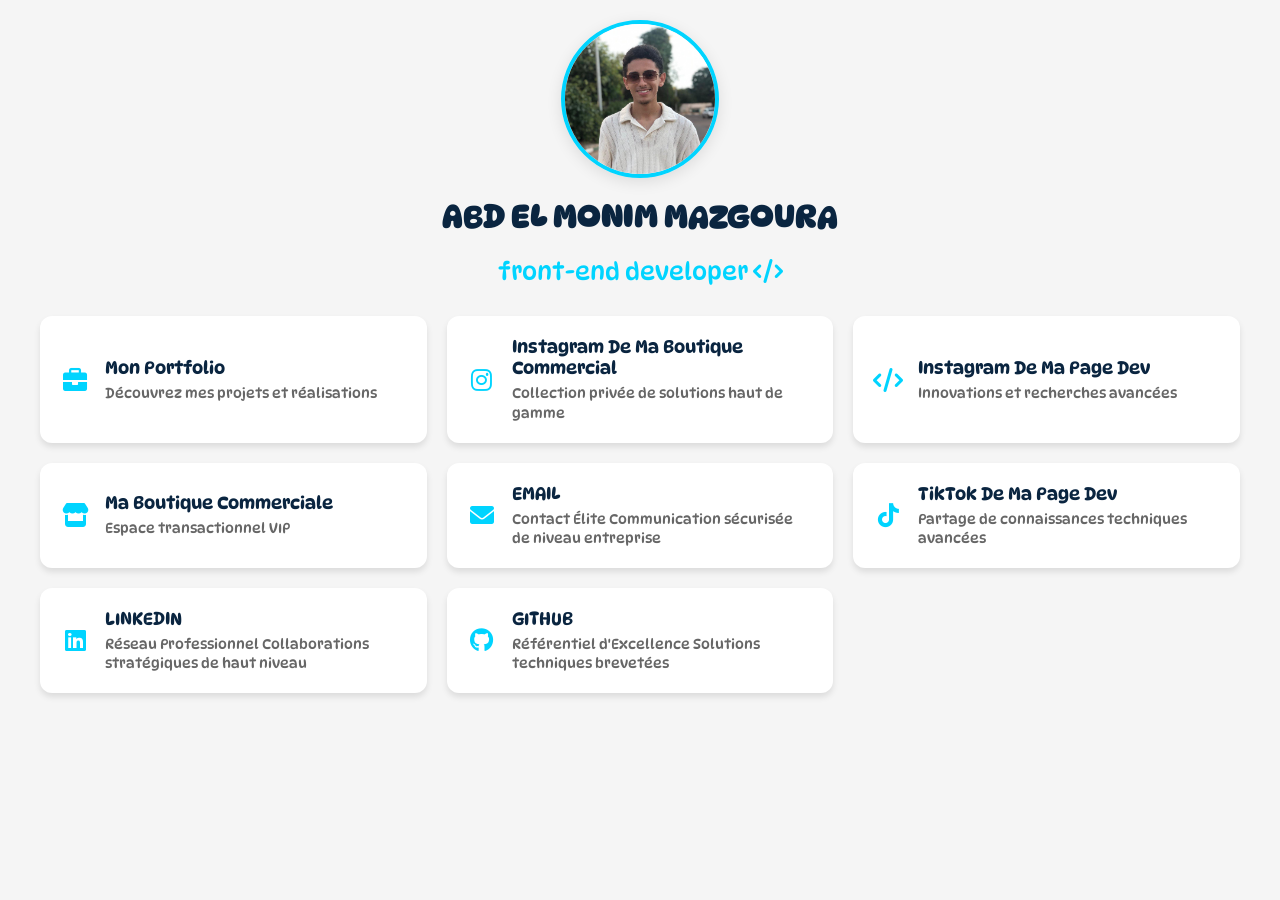
<file: index.html>
<!DOCTYPE html>
<html lang="fr">
<head>
  <meta charset="UTF-8">
  <meta name="viewport" content="width=device-width, initial-scale=1.0">
  <title>Mazgoura | Développeur Front-End</title>
  <link rel="stylesheet" href="https://cdnjs.cloudflare.com/ajax/libs/font-awesome/6.0.0-beta3/css/all.min.css">
  <link rel="stylesheet" href="https://fonts.googleapis.com/css2?family=DynaPuff:wght@300;400;500&display=swap">
  <style>
    /* Styles de base */
    body {
      font-family: 'DynaPuff', sans-serif;
      background-color: #f5f5f5;
      margin: 0;
      padding: 20px;
      color: #333;
    }
    
    .profil-container {
      text-align: center;
      margin-bottom: 30px;
    }
    
    .photo-profil {
      width: 150px;
      height: 150px;
      border-radius: 50%;
      object-fit: cover;
      border: 4px solid #00d4ff;
      box-shadow: 0 4px 15px rgba(0, 0, 0, 0.1);
      transition: transform 0.3s;
    }
    
    .photo-profil:hover {
      transform: scale(1.05);
    }
    
    h1 {
      color: #0a2540;
      margin-top: 15px;
      font-size: 2em;
    }
    
    .titre-metier {
      color: #00d4ff;
      font-weight: 400;
      font-size: 1.5em;
      margin-bottom: 20px;
    }
    
    /* Grid des liens */
    .grid-liens {
      display: grid;
      grid-template-columns: repeat(auto-fill, minmax(300px, 1fr));
      gap: 20px;
      max-width: 1200px;
      margin: 0 auto;
    }
    
    .lien-premium {
      background: white;
      border-radius: 12px;
      padding: 20px;
      display: flex;
      align-items: center;
      text-decoration: none;
      color: inherit;
      box-shadow: 0 4px 6px rgba(0, 0, 0, 0.1);
      transition: transform 0.3s, box-shadow 0.3s;
    }
    
    .lien-premium:hover {
      transform: translateY(-5px);
      box-shadow: 0 10px 20px rgba(0, 0, 0, 0.1);
    }
    
    .icone {
      font-size: 24px;
      margin-right: 15px;
      color: #00d4ff;
      min-width: 30px;
      text-align: center;
    }
    
    .texte-lien {
      flex: 1;
    }
    
    .titre-lien {
      font-weight: 500;
      color: #0a2540;
      margin-bottom: 5px;
      font-size: 1.1em;
    }
    
    .description-lien {
      font-size: 14px;
      color: #666;
      line-height: 1.4;
    }
    
    /* Responsive */
    @media (max-width: 768px) {
      .grid-liens {
        grid-template-columns: 1fr;
      }
    }
  </style>
</head>
<body>
  <div class="profil-container">
    <img src="minee.jpg" alt="Portrait Professionnel" class="photo-profil">
    <h1>ABD EL MONIM MAZGOURA</h1>
    <div class="titre-metier">front-end developer <i class="fas fa-code"></i></div>
  </div>

  <div class="grid-liens">
  

    <a href="https://abdelmonim-mazgoura.vercel.app/" class="lien-premium" target="_blank" rel="noopener">
      <i class="icone fas fa-briefcase"></i>
      <div class="texte-lien">
        <div class="titre-lien">Mon Portfolio</div>
        <div class="description-lien">Découvrez mes projets et réalisations</div>
      </div>
    </a>

    <a href="https://www.instagram.com/mystore_2_" class="lien-premium" target="_blank" rel="noopener">
      <i class="icone fab fa-instagram"></i>
      <div class="texte-lien">
        <div class="titre-lien">Instagram De Ma Boutique Commercial</div>
        <div class="description-lien">Collection privée de solutions haut de gamme</div>
      </div>
    </a>

    <a href="https://www.instagram.com/techmo_x/" class="lien-premium" target="_blank" rel="noopener">
      <i class="icone fas fa-code"></i>
      <div class="texte-lien">
        <div class="titre-lien">Instagram De Ma Page Dev</div>
        <div class="description-lien">Innovations et recherches avancées</div>
      </div>
    </a>

    <a href="https://savage01.youcan.store/" class="lien-premium" target="_blank" rel="noopener">
      <i class="icone fas fa-store"></i>
      <div class="texte-lien">
        <div class="titre-lien">Ma Boutique Commerciale</div>
        <div class="description-lien">Espace transactionnel VIP</div>
      </div>
    </a>

    <a href="mailto:mazgouraabdalmounim@gmail.com" class="lien-premium" target="_blank" rel="noopener">
      <i class="icone fas fa-envelope"></i>
      <div class="texte-lien">
        <div class="titre-lien">EMAIL</div>
        <div class="description-lien">Contact Élite Communication sécurisée de niveau entreprise</div>
      </div>
    </a>

    <a href="https://www.tiktok.com/@techmo_x" class="lien-premium" target="_blank" rel="noopener">
      <i class="icone fab fa-tiktok"></i>
      <div class="texte-lien">
        <div class="titre-lien">TikTok De Ma Page Dev</div>
        <div class="description-lien">Partage de connaissances techniques avancées</div>
      </div>
    </a>

    <a href="https://www.linkedin.com/in/abd-el-monim-mazgoura-webfullstack/" class="lien-premium" target="_blank" rel="noopener">
      <i class="icone fab fa-linkedin"></i>
      <div class="texte-lien">
        <div class="titre-lien">LINKEDIN</div>
        <div class="description-lien">Réseau Professionnel Collaborations stratégiques de haut niveau</div>
      </div>
    </a>

    <a href="GITHUB.html" class="lien-premium">
      <i class="icone fab fa-github"></i>
      <div class="texte-lien">
        <div class="titre-lien">GITHUB</div>
        <div class="description-lien">Référentiel d'Excellence Solutions techniques brevetées</div>
      </div>
    </a>
  </div>
</body>
</html>
</file>
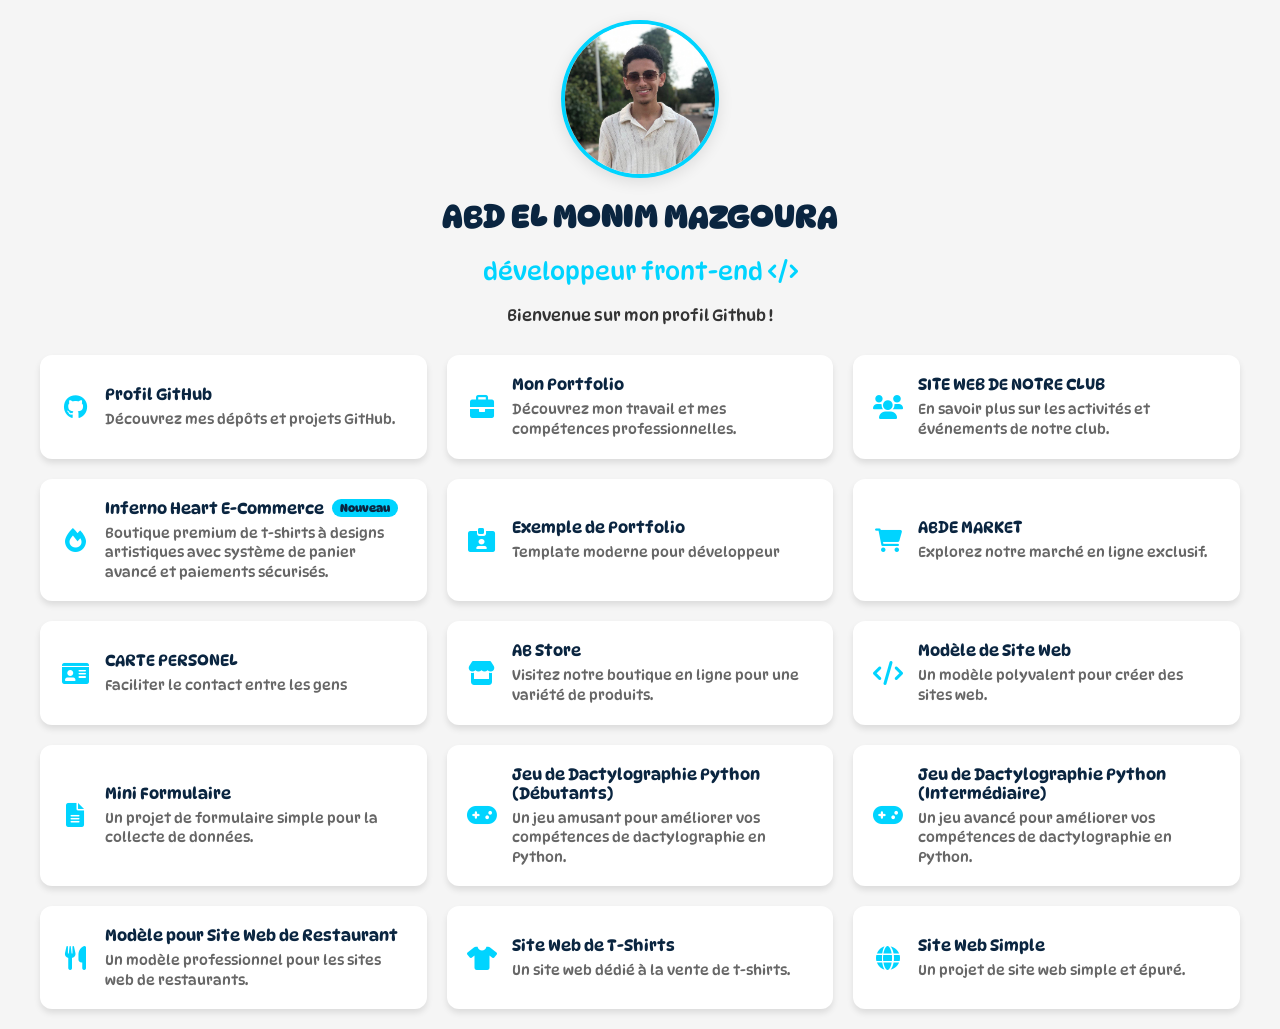
<file: GITHUB.html>
<!DOCTYPE html>
<html lang="fr">
<head>
  <meta charset="UTF-8">
  <meta name="viewport" content="width=device-width, initial-scale=1.0">
  <title>Abd El Monim Mazgoura | Développeur Front-End</title>
  <link rel="stylesheet" href="https://cdnjs.cloudflare.com/ajax/libs/font-awesome/6.0.0-beta3/css/all.min.css">
  <link rel="icon" type="image/x-icon" href="2.png">
  <link rel="stylesheet" href="https://fonts.googleapis.com/css2?family=DynaPuff:wght@300;400;500&display=swap">
  <style>
    /* Styles de base */
    body {
      font-family: 'DynaPuff', sans-serif;
      background-color: #f5f5f5;
      margin: 0;
      padding: 20px;
      color: #333;
    }
    
    .profil-container {
      text-align: center;
      margin-bottom: 30px;
    }
    
    .photo-profil {
      width: 150px;
      height: 150px;
      border-radius: 50%;
      object-fit: cover;
      border: 4px solid #00d4ff;
      box-shadow: 0 4px 15px rgba(0, 0, 0, 0.1);
      transition: transform 0.3s;
    }
    
    .photo-profil:hover {
      transform: scale(1.05);
    }
    
    h1 {
      color: #0a2540;
      margin-top: 15px;
    }
    
    h2 {
      color: #00d4ff;
      font-weight: 400;
    }
    
    /* Grid des liens */
    .grid-liens {
      display: grid;
      grid-template-columns: repeat(auto-fill, minmax(300px, 1fr));
      gap: 20px;
      max-width: 1200px;
      margin: 0 auto;
    }
    
    .lien-premium {
      background: white;
      border-radius: 12px;
      padding: 20px;
      display: flex;
      align-items: center;
      text-decoration: none;
      color: inherit;
      box-shadow: 0 4px 6px rgba(0, 0, 0, 0.1);
      transition: transform 0.3s, box-shadow 0.3s;
    }
    
    .lien-premium:hover {
      transform: translateY(-5px);
      box-shadow: 0 10px 20px rgba(0, 0, 0, 0.1);
    }
    
    .icone {
      font-size: 24px;
      margin-right: 15px;
      color: #00d4ff;
      min-width: 30px;
      text-align: center;
    }
    
    .texte-lien {
      flex: 1;
    }
    
    .titre-lien {
      font-weight: 500;
      color: #0a2540;
      margin-bottom: 5px;
      display: flex;
      align-items: center;
    }
    
    .description-lien {
      font-size: 14px;
      color: #666;
      line-height: 1.4;
    }
    
    .badge-nouveau {
      background: #00d4ff;
      color: #0a2540;
      font-size: 0.7em;
      padding: 2px 8px;
      border-radius: 10px;
      margin-left: 8px;
      font-weight: bold;
    }
    
    /* Responsive */
    @media (max-width: 768px) {
      .grid-liens {
        grid-template-columns: 1fr;
      }
    }
  </style>
</head>

<body>
  <div class="profil-container">
    <a href="index.html" style="background-color: transparent;box-shadow: 0 0 0;">
      <img src="minee.jpg" alt="Portrait Professionnel" class="photo-profil">
    </a>
    <h1>ABD EL MONIM MAZGOURA</h1>
    <h2>développeur front-end <i class="fas fa-code"></i></h2>
    <p>Bienvenue sur mon profil Github !</p>
  </div>

  <div class="grid-liens">
      <a href="https://github.com/ABDE777" class="lien-premium" target="_blank" rel="noopener">
      <i class="icone fab fa-github"></i>
      <div class="texte-lien">
        <div class="titre-lien">Profil GitHub</div>
        <div class="description-lien">Découvrez mes dépôts et projets GitHub.</div>
      </div>
    </a>

    <a href="https://abdelmonim-mazgoura.vercel.app/" class="lien-premium" target="_blank" rel="noopener">
      <i class="icone fas fa-briefcase"></i>
      <div class="texte-lien">
        <div class="titre-lien">Mon Portfolio</div>
        <div class="description-lien">Découvrez mon travail et mes compétences professionnelles.</div>
      </div>
    </a>



    <a href="https://clubitisfo.vercel.app/" class="lien-premium" target="_blank" rel="noopener">
      <i class="icone fas fa-users"></i>
      <div class="texte-lien">
        <div class="titre-lien">SITE WEB DE NOTRE CLUB</div>
        <div class="description-lien">En savoir plus sur les activités et événements de notre club.</div>
      </div>
    </a>
 
    <a href="https://inferno-heart-ecommerce.vercel.app/" class="lien-premium" target="_blank" rel="noopener">
      <i class="icone fas fa-fire"></i>
      <div class="texte-lien">
        <div class="titre-lien">Inferno Heart E-Commerce <span class="badge-nouveau">Nouveau</span></div>
        <div class="description-lien">Boutique premium de t-shirts à designs artistiques avec système de panier avancé et paiements sécurisés.</div>
      </div>
    </a>
    <a href="https://abdelmonim-mazgoura-portfolio.vercel.app/" class="lien-premium" target="_blank" rel="noopener">
  <i class="icone fas fa-id-card-alt"></i>
  <div class="texte-lien">
    <div class="titre-lien">Exemple de Portfolio</div>
    <div class="description-lien">Template moderne pour développeur</div>
  </div>
</a>

    <a href="https://abde777.github.io/ABDE-MARKET/" class="lien-premium" target="_blank" rel="noopener">
      <i class="icone fas fa-shopping-cart"></i>
      <div class="texte-lien">
        <div class="titre-lien">ABDE MARKET</div>
        <div class="description-lien">Explorez notre marché en ligne exclusif.</div>
      </div>
    </a>
<a href="https://abde777.github.io/mini-linktree/LINKTREE.HTML" class="lien-premium" target="_blank" rel="noopener">
  <i class="icone fas fa-id-card"></i>
  <div class="texte-lien">
    <div class="titre-lien">CARTE PERSONEL</div>
    <div class="description-lien">Faciliter le contact entre les gens</div>
  </div>
</a>

    

    <a href="https://abde777.github.io/AB-STORE/iindex.html" class="lien-premium" target='_blank' rel="noopener">
      <i class="icone fas fa-store"></i>
      <div class="texte-lien">
        <div class="titre-lien">AB Store</div>
        <div class="description-lien">Visitez notre boutique en ligne pour une variété de produits.</div>
      </div>
    </a>

    <a href="https://abde777.github.io/website-template/index.HTML" class="lien-premium" target="_blank" rel="noopener">
      <i class="icone fas fa-code"></i>
      <div class="texte-lien">
        <div class="titre-lien">Modèle de Site Web</div>
        <div class="description-lien">Un modèle polyvalent pour créer des sites web.</div>
      </div>
    </a>

    <a href="https://abde777.github.io/formulaire-simple/FORMULAIRE.html" class="lien-premium" target="_blank" rel="noopener">
      <i class="icone fas fa-file-alt"></i>
      <div class="texte-lien">
        <div class="titre-lien">Mini Formulaire</div>
        <div class="description-lien">Un projet de formulaire simple pour la collecte de données.</div>
      </div>
    </a>

    <a href="https://abde777.github.io/python-type-game/py%20game/index.html" class="lien-premium" target="_blank" rel="noopener">
      <i class="icone fas fa-gamepad"></i>
      <div class="texte-lien">
        <div class="titre-lien">Jeu de Dactylographie Python (Débutants)</div>
        <div class="description-lien">Un jeu amusant pour améliorer vos compétences de dactylographie en Python.</div>
      </div>
    </a>

    <a href="https://abde777.github.io/py-game-type-2-/py%20game%20adv/index.html" class="lien-premium" target="_blank" rel="noopener">
      <i class="icone fas fa-gamepad"></i>
      <div class="texte-lien">
        <div class="titre-lien">Jeu de Dactylographie Python (Intermédiaire)</div>
        <div class="description-lien">Un jeu avancé pour améliorer vos compétences de dactylographie en Python.</div>
      </div>
    </a>

    <a href="https://abde777.github.io/template-restaurant/" class="lien-premium" target="_blank" rel="noopener">
      <i class="icone fas fa-utensils"></i>
      <div class="texte-lien">
        <div class="titre-lien">Modèle pour Site Web de Restaurant</div>
        <div class="description-lien">Un modèle professionnel pour les sites web de restaurants.</div>
      </div>
    </a>

    <a href="https://abde777.github.io/SITE2/home.html" class="lien-premium" target="_blank" rel="noopener">
      <i class="icone fas fa-tshirt"></i>
      <div class="texte-lien">
        <div class="titre-lien">Site Web de T-Shirts</div>
        <div class="description-lien">Un site web dédié à la vente de t-shirts.</div>
      </div>
    </a>

    <a href="https://abde777.github.io/SITE1/2ND%20PROJECT/index.html" class="lien-premium" target="_blank" rel="noopener">
      <i class="icone fas fa-globe"></i>
      <div class="texte-lien">
        <div class="titre-lien">Site Web Simple</div>
        <div class="description-lien">Un projet de site web simple et épuré.</div>
      </div>
    </a>
  </div>
</body>
</html>
</file>
